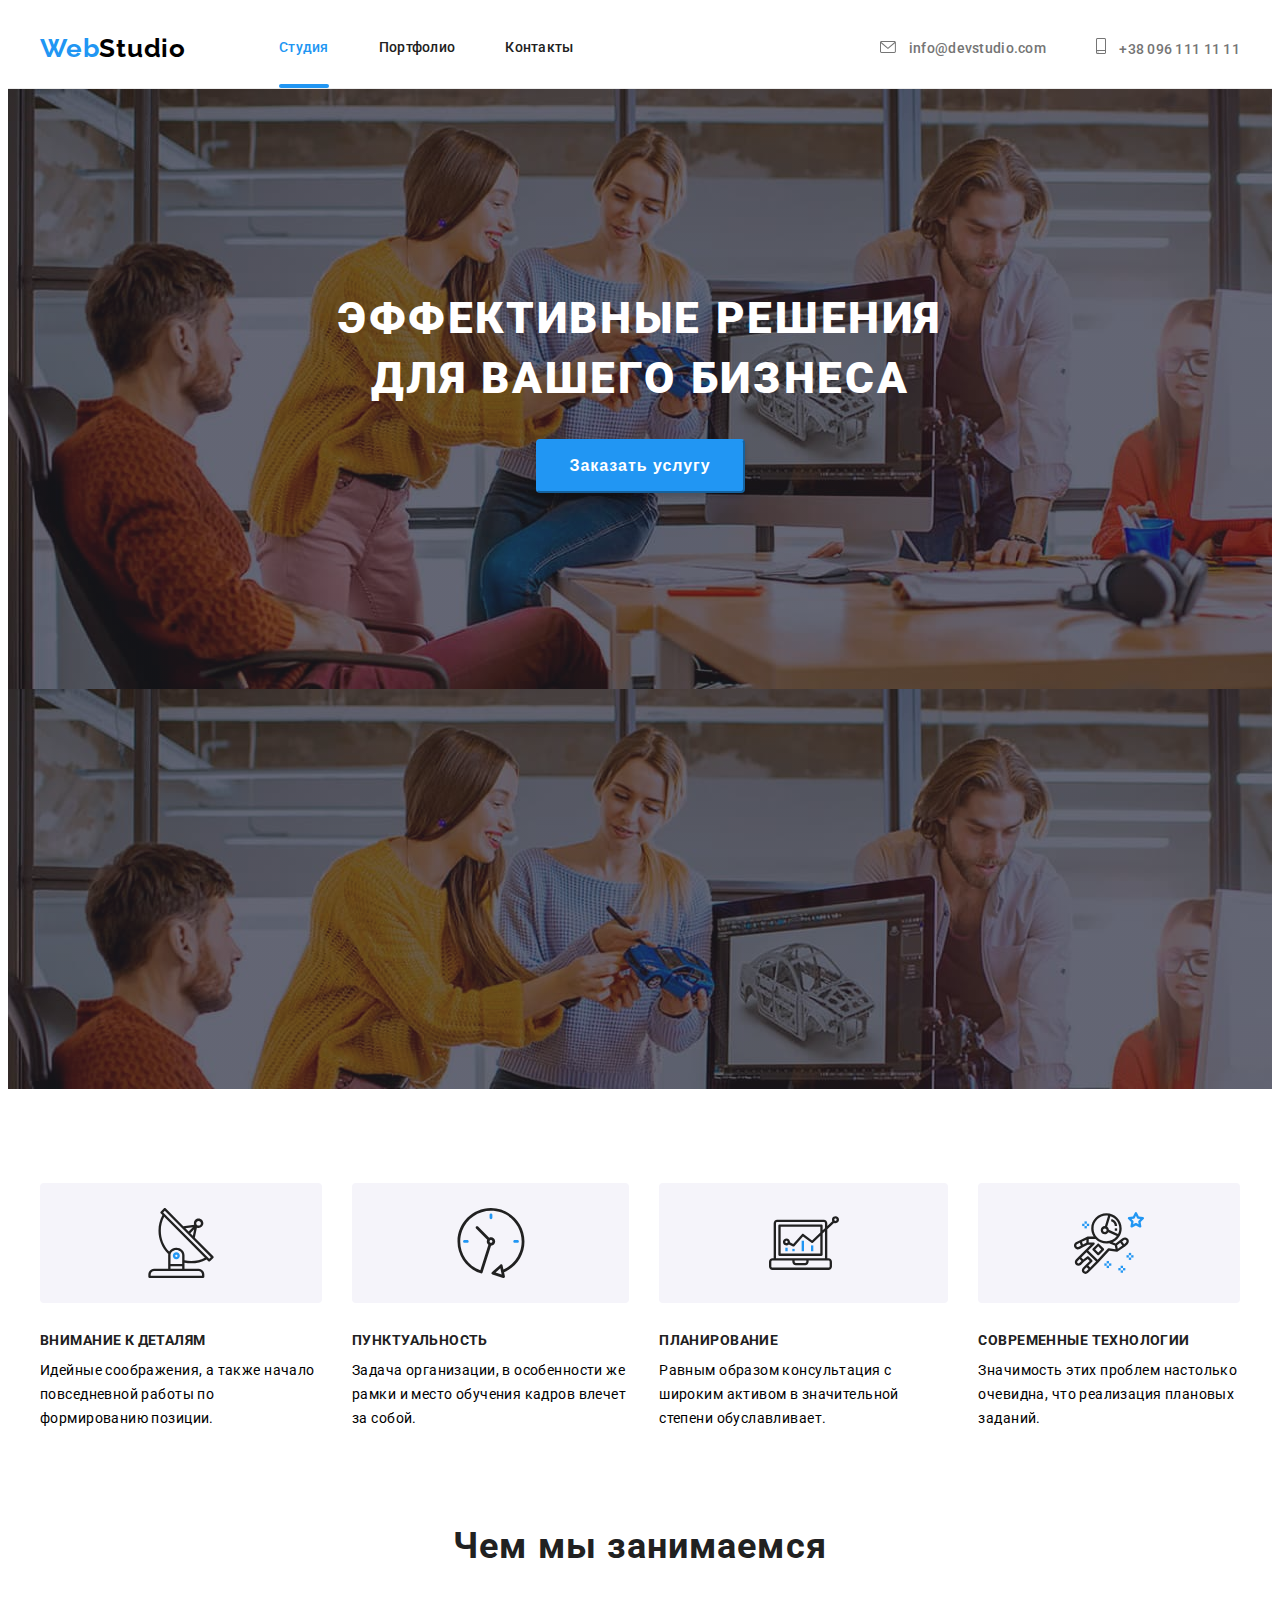
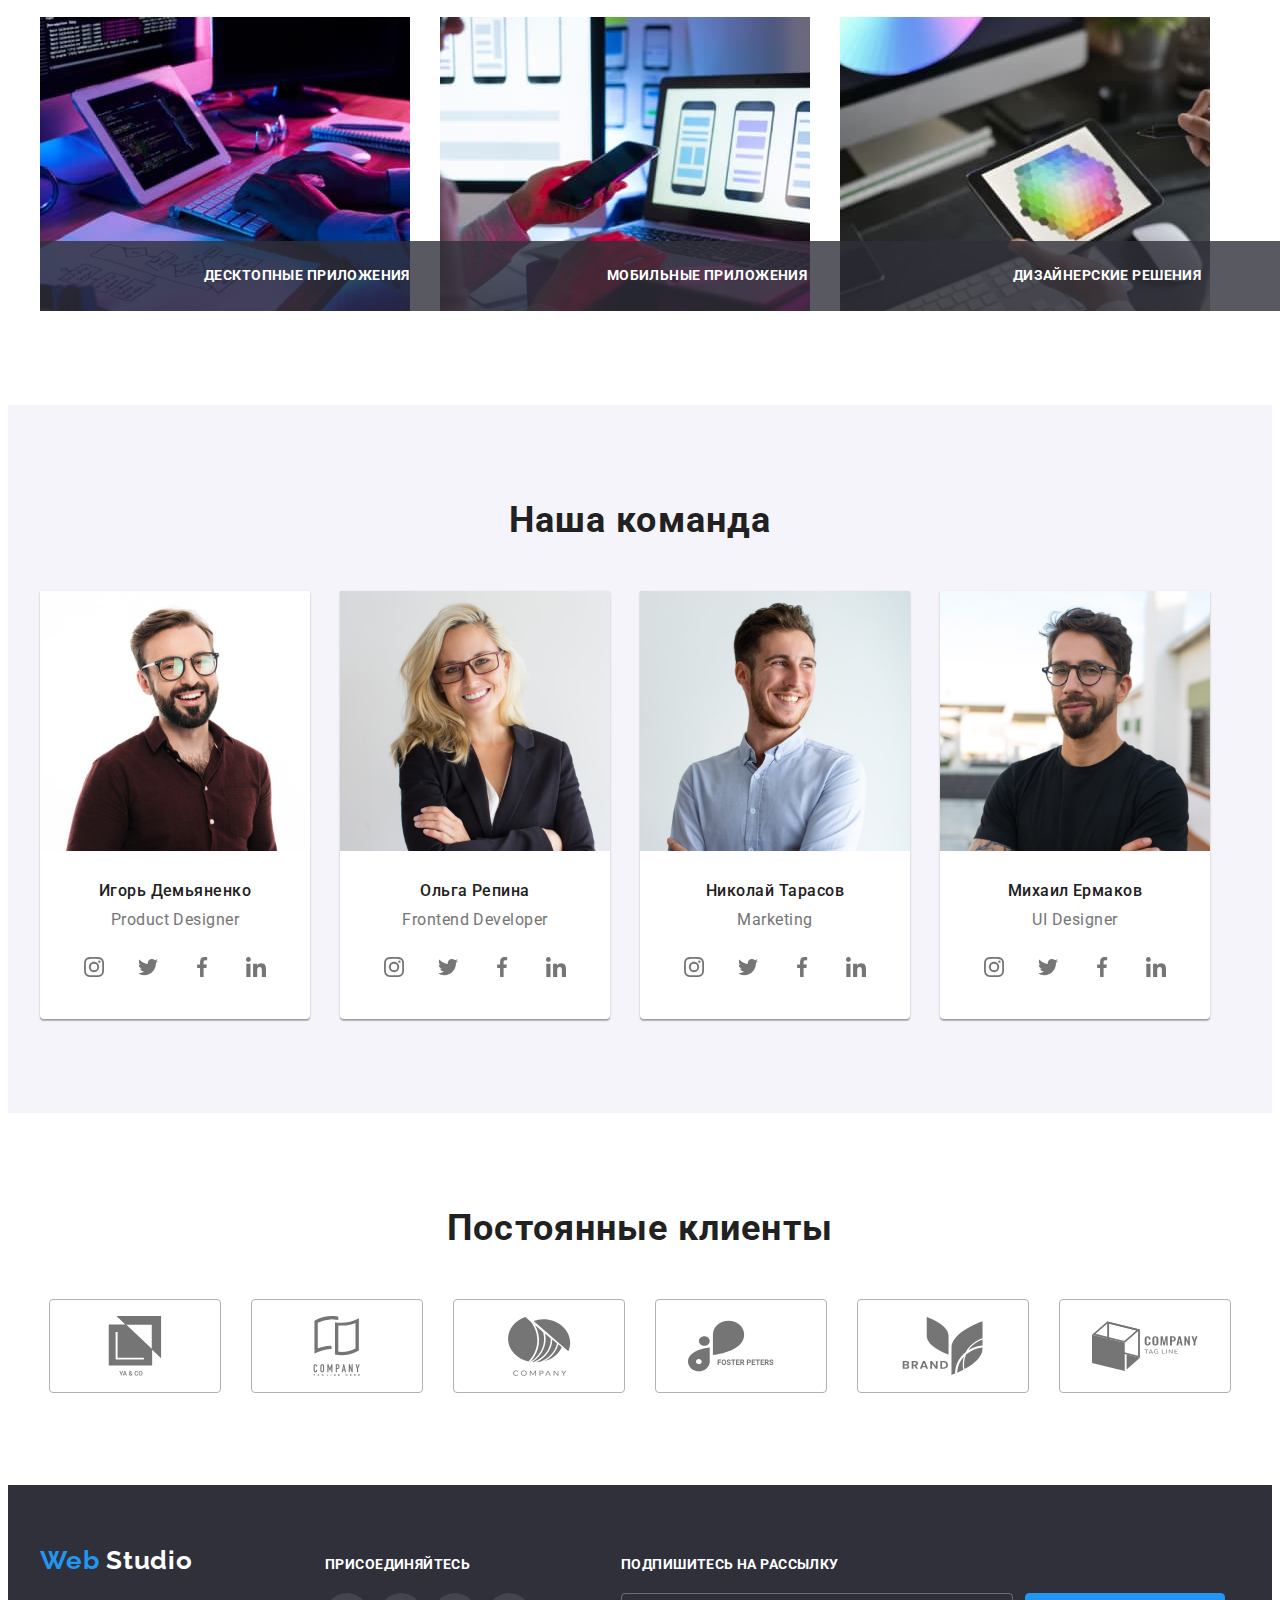
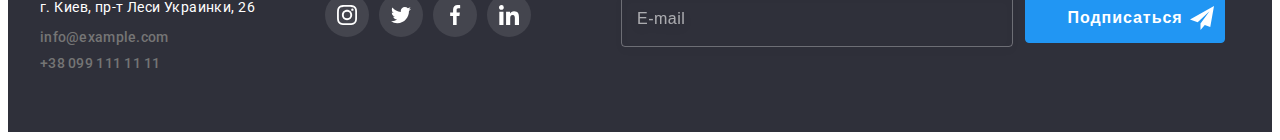
<file: index.html>
<!DOCTYPE html>
<html lang="ru">
  <head>
    <meta charset="UTF-8" />
    <meta http-equiv="X-UA-Compatible" content="IE=edge" />
    <meta name="viewport" content="width=device-width, initial-scale=1.0" />
    <title>Web Studio</title>
    <!--Modern-normalize-->
    <link
      rel="stylesheet"
      href="https://cdnjs.cloudflare.com/ajax/libs/modern-normalize/1.1.0/modern-normalize.min.css"
      integrity="sha512-wpPYUAdjBVSE4KJnH1VR1HeZfpl1ub8YT/NKx4PuQ5NmX2tKuGu6U/JRp5y+Y8XG2tV+wKQpNHVUX03MfMFn9Q=="
      crossorigin="anonymous"
      referrerpolicy="no-referrer"
    />
    <!--Подключение стилей-->
    <link rel="stylesheet" href="./css/styles.css" />
    <!--Подключение шрифтов-->
    <link rel="preconnect" href="https://fonts.googleapis.com" />
    <link rel="preconnect" href="https://fonts.gstatic.com" crossorigin />
    <link
      href="https://fonts.googleapis.com/css2?family=Montserrat:wght@400;700&family=Raleway:wght@700&family=Roboto:wght@400;500;700;900&display=swap"
      rel="stylesheet"
    />
  </head>

  <body data-body>
    <!--Шапка сайта-->
    <header class="header">
      <div class="header-container container">
        <nav class="header-container nav">
          <a class="header-list logo link" href="./index.html">
            <span class="accent">Web</span>Studio</a
          >
          <ul class="header-list list">
            <li class="list-item">
              <a class="nav-link link current" href="./index.html">Студия</a>
            </li>
            <li class="list-item">
              <a class="nav-link link" href="./portfolio.html">Портфолио</a>
            </li>
            <li class="list-item">
              <a class="nav-link link" href="">Контакты</a>
            </li>
          </ul>
        </nav>
        <ul class="header-list list">
          <li>
            <a class="header-link group-contact link" href="mailto:info@devstudio.com">
              <svg class="contact-icon" width="16" height="12">
                <use href="./images/icons.svg#icon-envelope"></use>
              </svg>
              info@devstudio.com
            </a>
          </li>
          <li>
            <a class="group-contact link" href="tel:+380961111111">
              <svg class="contact-icon" width="10" height="16">
                <use href="./images/icons.svg#icon-smartphone"></use>
              </svg>
              +38 096 111 11 11</a
            >
          </li>
        </ul>
      </div>
    </header>

    <!--Блок универсального контента на сайте-->
    <main>
      <!--Герой-->
      <section class="hero">
        <h1 class="hero-title">Эффективные решения для вашего бизнеса</h1>
        <button class="button" type="button" data-modal-open>Заказать услугу</button>
      </section>

      <!-- Модальное окно -->
      <div class="backdrop is-hidden" data-modal>
        <div class="modal">
          <button class="modal-close-btn" type="button" data-modal-close>
            <svg width="18" height="18">
              <use href="./images/icons.svg#icon-close-btn"></use>
            </svg>
          </button>

          <form class="register-form">
            <strong class="title-form">Оставьте свои данные, мы вам перезвоним</strong>

            <label class="form-list">
              <span class="form-span">Имя</span>
              <input class="form-input" type="text" name="user-name" placeholder="" />
              <svg class="form-icon" width="18" height="18">
                <use href="./images/icons.svg#icon-person-black"></use>
              </svg>
            </label>

            <label class="form-list">
              <span  class="form-span">Телефон</span>
              <input   class="form-input" type="tel" name="phone_number"  placeholder="" />
              <svg  class="form-icon" width="18" height="18">
                <use href="./images/icons.svg#icon-phone-black"></use>
              </svg>
            </label>

            <label class="form-list">
              <span  class="form-span">Почта</span>
              <input  class="form-input" type="email" name="email" placeholder=""  />
              <svg  class="form-icon" width="18" height="18">
                <use href="./images/icons.svg#icon-email-black"></use>
              </svg>
            </label>

            <label class="form-list">
              <span class="form-span">Комментарий</span>
              <textarea class="form-textarea"  name="comment" placeholder="Введите текст"></textarea>
            </label>

            
            <label class="form-checkbox">
              <input class="form-checkbox-input visually-hidden" type="checkbox" name="user-agreement" >
               <span class="form-checkbox-castom-checkbox"> 
                <svg  class="form-checkbox-icon" width="11"  height="8">
                  <use href="./images/icons.svg#icon-icon-check"></use>
                </svg>
              </span>
              
              <span class="form-checkbox-agreement">Соглашаюсь с рассылкой и принимаю </span> 
              <a class="form-link"  href="" target="_blank" >Условия договора</a>
              </label>

            <button  class="footer-form-btn" type="submit">Отправить</button>
            
          </form>
        </div>
      </div>

      <!--Особенности-->
      <section class="about">
        <div class="container">
          <h2 class="about-title visually-hidden">Особенности</h2>

          <ul class="about-list list">
            <li class="about-item">
              <div class="about-box">
                <svg class="about-icon" width="70" height="70">
                  <use href="./images/icons.svg#icon-antenna-1"></use>
                </svg>
              </div>

              <h3 class="about-title">Внимание к деталям</h3>
              <p class="about-text">
                Идейные соображения, а также начало повседневной работы по формированию позиции.
              </p>
            </li>

            <li class="about-item">
              <div class="about-box">
                <svg class="about-icon" width="70" height="70">
                  <use href="./images/icons.svg#icon-clock-1"></use>
                </svg>
              </div>
              <h3 class="about-title">Пунктуальность</h3>
              <p class="about-text">
                Задача организации, в особенности же рамки и место обучения кадров влечет за собой.
              </p>
            </li>
            <li class="about-item">
              <div class="about-box">
                <svg class="about-icon" width="70" height="70">
                  <use href="./images/icons.svg#icon-diagram-1"></use>
                </svg>
              </div>
              <h3 class="about-title">Планирование</h3>
              <p class="about-text">
                Равным образом консультация с широким активом в значительной степени обуславливает.
              </p>
            </li>
            <li class="about-item">
              <div class="about-box">
                <svg class="about-icon" width="70" height="70">
                  <use href="./images/icons.svg#icon-astronaut-1"></use>
                </svg>
              </div>
              <h3 class="about-title">Современные технологии</h3>
              <p class="about-text">
                Значимость этих проблем настолько очевидна, что реализация плановых заданий.
              </p>
            </li>
          </ul>
        </div>
      </section>

      <!--Чем мы занимаемся-->
      <section class="work">
        <div class="container">
          <h2 class="work-title">Чем мы занимаемся</h2>

          <ul class="work-list list">
            <li class="work-item img-wrapper">
              <img
                class="img"
                src="./images/img1.jpg"
                alt="Верстка сайтов"
                width="370"
                height="295"
              />
              <p class="desk">ДЕСКТОПНЫЕ ПРИЛОЖЕНИЯ</p>
            </li>

            <li class="work-item img-wrapper">
              <img
                class="img"
                src="./images/img2.jpg"
                alt="Разработка мобильных приложений"
                width="370"
                height="295"
              />
              <p class="desk">МОБИЛЬНЫЕ ПРИЛОЖЕНИЯ</p>
            </li>

            <li class="work-item img-wrapper">
              <img class="img" src="./images/img3.jpg" alt="Веб дизайн" width="370" height="295" />
              <p class="desk">ДИЗАЙНЕРСКИЕ РЕШЕНИЯ</p>
            </li>
          </ul>
        </div>
      </section>

      <!--Наша команда-->
      <section class="team">
        <div class="container">
          <h2 class="team-title">Наша команда</h2>
          <ul class="team-list list">
            <li class="team-item">
              <img
                class="team-img"
                src="./images/photo1.jpg"
                alt="Фото сотрудника"
                width="270"
                height="260"
              />
              <div class="team-content">
                <h3 class="team-name">Игорь Демьяненко</h3>
                <p class="team-position" lang="en">Product Designer</p>
                <ul class="social-icon">
                  <li class="list social-item">
                    <a class="social-link" href="" target="_blank" rel="noopener noreferrer">
                      <svg class="social-media-icon" width="20" height="20">
                        <use href="./images/icons.svg#icon-instagram"></use>
                      </svg>
                    </a>
                  </li>
                  <li class="list social-item">
                    <a class="social-link" href="" target="_blank" rel="noopener noreferrer">
                      <svg class="social-media-icon" width="20" height="20">
                        <use href="./images/icons.svg#icon-twitter"></use>
                      </svg>
                    </a>
                  </li>
                  <li class="list social-item">
                    <a class="social-link" href="" target="_blank" rel="noopener noreferrer">
                      <svg class="social-media-icon" width="20" height="20">
                        <use href="./images/icons.svg#icon-facebook"></use>
                      </svg>
                    </a>
                  </li>
                  <li class="list social-item">
                    <a class="social-link" href="" target="_blank" rel="noopener noreferrer">
                      <svg class="social-media-icon" width="20" height="20">
                        <use href="./images/icons.svg#icon-linkedin"></use>
                      </svg>
                    </a>
                  </li>
                </ul>
              </div>
            </li>
            <li class="team-item">
              <img src="./images/photo2.jpg" alt="Фото сотрудника" width="270" height="260" />
              <div class="team-content">
                <h3 class="team-name">Ольга Репина</h3>
                <p class="team-position" lang="en">Frontend Developer</p>
                <ul class="social-icon">
                  <li class="list social-item">
                    <a class="social-link" href="" target="_blank" rel="noopener noreferrer">
                      <svg class="social-media-icon" width="20" height="20">
                        <use href="./images/icons.svg#icon-instagram"></use>
                      </svg>
                    </a>
                  </li>
                  <li class="list social-item">
                    <a class="social-link" href="" target="_blank" rel="noopener noreferrer">
                      <svg class="social-media-icon" width="20" height="20">
                        <use href="./images/icons.svg#icon-twitter"></use>
                      </svg>
                    </a>
                  </li>
                  <li class="list social-item">
                    <a class="social-link" href="" target="_blank" rel="noopener noreferrer">
                      <svg class="social-media-icon" width="20" height="20">
                        <use href="./images/icons.svg#icon-facebook"></use>
                      </svg>
                    </a>
                  </li>
                  <li class="list social-item">
                    <a class="social-link" href="" target="_blank" rel="noopener noreferrer">
                      <svg class="social-media-icon" width="20" height="20">
                        <use href="./images/icons.svg#icon-linkedin"></use>
                      </svg>
                    </a>
                  </li>
                </ul>
              </div>
            </li>
            <li class="team-item">
              <img src="./images/photo3.jpg" alt="Фото сотрудника" width="270" height="260" />
              <div class="team-content">
                <h3 class="team-name">Николай Тарасов</h3>
                <p class="team-position" lang="en">Marketing</p>
                <ul class="social-icon">
                  <li class="list social-item">
                    <a class="social-link" href="" target="_blank" rel="noopener noreferrer">
                      <svg class="social-media-icon" width="20" height="20">
                        <use href="./images/icons.svg#icon-instagram"></use>
                      </svg>
                    </a>
                  </li>
                  <li class="list social-item">
                    <a class="social-link" href="" target="_blank" rel="noopener noreferrer">
                      <svg class="social-media-icon" width="20" height="20">
                        <use href="./images/icons.svg#icon-twitter"></use>
                      </svg>
                    </a>
                  </li>
                  <li class="list social-item">
                    <a class="social-link" href="" target="_blank" rel="noopener noreferrer">
                      <svg class="social-media-icon" width="20" height="20">
                        <use href="./images/icons.svg#icon-facebook"></use>
                      </svg>
                    </a>
                  </li>
                  <li class="list social-item">
                    <a class="social-link" href="" target="_blank" rel="noopener noreferrer">
                      <svg class="social-media-icon" width="20" height="20">
                        <use href="./images/icons.svg#icon-linkedin"></use>
                      </svg>
                    </a>
                  </li>
                </ul>
              </div>
            </li>
            <li class="team-item">
              <img src="./images/photo4.jpg" alt="Фото сотрудника" width="270" height="260" />
              <div class="team-content">
                <h3 class="team-name">Михаил Ермаков</h3>
                <p class="team-position" lang="en">UI Designer</p>
                <ul class="social-icon">
                  <li class="list social-item">
                    <a class="social-link" href="" target="_blank" rel="noopener noreferrer">
                      <svg class="social-media-icon" width="20" height="20">
                        <use href="./images/icons.svg#icon-instagram"></use>
                      </svg>
                    </a>
                  </li>
                  <li class="list social-item">
                    <a class="social-link" href="" target="_blank" rel="noopener noreferrer">
                      <svg class="social-media-icon" width="20" height="20">
                        <use href="./images/icons.svg#icon-twitter"></use>
                      </svg>
                    </a>
                  </li>
                  <li class="list social-item">
                    <a class="social-link" href="" target="_blank" rel="noopener noreferrer">
                      <svg class="social-media-icon" width="20" height="20">
                        <use href="./images/icons.svg#icon-facebook"></use>
                      </svg>
                    </a>
                  </li>
                  <li class="list social-item">
                    <a class="social-link" href="" target="_blank" rel="noopener noreferrer">
                      <svg class="social-media-icon" width="20" height="20">
                        <use href="./images/icons.svg#icon-linkedin"></use>
                      </svg>
                    </a>
                  </li>
                </ul>
              </div>
            </li>
          </ul>
        </div>
      </section>

      <!-- Постоянные клиенты -->
      <section class="clients">
        <div class="clients-container">
          <h2 class="clients-title">Постоянные клиенты</h2>
          <ul class="client-list">
            <li class="list client-item">
              <a class="client-link" href="">
                <svg class="clients-icon" width="106" height="60">
                  <use href="./images/icons.svg#icon-client1"></use>
                </svg>
              </a>
            </li>
            <li class="list client-item">
              <a class="client-link" href="">
                <svg class="clients-icon" width="106" height="60">
                  <use href="./images/icons.svg#icon-client2"></use>
                </svg>
              </a>
            </li>
            <li class="list client-item">
              <a class="client-link" href="">
                <svg class="clients-icon" width="106" height="60">
                  <use href="./images/icons.svg#icon-client3"></use>
                </svg>
              </a>
            </li>
            <li class="list client-item">
              <a class="client-link" href="">
                <svg class="clients-icon" width="106" height="60">
                  <use href="./images/icons.svg#icon-client4"></use>
                </svg>
              </a>
            </li>
            <li class="list client-item">
              <a class="client-link" href="">
                <svg class="clients-icon" width="106" height="60">
                  <use href="./images/icons.svg#icon-client5"></use>
                </svg>
              </a>
            </li>
            <li class="list client-item">
              <a class="client-link" href="">
                <svg class="clients-icon" width="106" height="60">
                  <use href="./images/icons.svg#icon-client6"></use>
                </svg>
              </a>
            </li>
          </ul>
        </div>
      </section>
    </main>

    <!--Футер-->
    <!-- Адрес -->
    <footer class="footer">
      <div class="footer-container container">
        <div>
          <a class="logo link" href="./index.html">
            <span class="accent">Web</span><span class="accent-white"> Studio</span></a
          >

          <address>
            <ul class="footer-list list">
              <li class="footer-item">
                <a
                  class="address link"
                  href="https://goo.gl/maps/f5p9eJjtkUYFdyTp8"
                  target="_blank"
                  rel="noopener noreferrer"
                >
                  г. Киев, пр-т Леси Украинки, 26</a
                >
              </li>
              <li class="footer-item">
                <a class="group-contact link" href="mailto:info@example.com">info@example.com</a>
              </li>
              <li class="footer-item">
                <a class="group-contact link" href="tel++380991111111">+38 099 111 11 11</a>
              </li>
            </ul>
          </address>
        </div>

        <!-- Социальные сети -->
        <div class="footer-icons">
          <h3 class="footer-social-title">ПРИСОЕДИНЯЙТЕСЬ</h3>
          <ul class="footer-social-list">
            <li class="list">
              <a class="footer-social-link" href="" target="_blank" rel="noopener noreferrer">
                <svg class="footer-icon" width="20" height="20">
                  <use href="./images/icons.svg#icon-instagram"></use>
                </svg>
              </a>
            </li>
            <li class="list">
              <a class="footer-social-link" href="" target="_blank" rel="noopener noreferrer">
                <svg class="footer-icon" width="20" height="20">
                  <use href="./images/icons.svg#icon-twitter"></use>
                </svg>
              </a>
            </li>
            <li class="list">
              <a class="footer-social-link" href="" target="_blank" rel="noopener noreferrer">
                <svg class="footer-icon" width="20" height="20">
                  <use href="./images/icons.svg#icon-facebook"></use>
                </svg>
              </a>
            </li>
            <li class="list">
              <a class="footer-social-link" href="" target="_blank" rel="noopener noreferrer">
                <svg class="footer-icon" width="20" height="20">
                  <use href="./images/icons.svg#icon-linkedin"></use>
                </svg>
              </a>
            </li>
          </ul>
        </div>

        <!-- Подписка -->

        <div class="footer-subscription">
          <h2 class="footer-social-title">ПОДПИШИТЕСЬ НА РАССЫЛКУ</h2>
          <div class="footer-form">
            <form>
              <label>
                <input class="input-subscription" type="email" name="email" placeholder="E-mail" />
              </label>
            </form>
            <button class="footer-btn" type="submit">
              <span>Подписаться</span>
              <svg class="footer-form-icon" width="24" height="24">
                <use href="./images/icons.svg#icon-telegram"></use>
              </svg>
            </button>
          </div>
        </div>
      </div>
    </footer>

    <!-- Скрипт JS -->
    <script src="./js/modal.js"></script>
  </body>
</html>
</file>
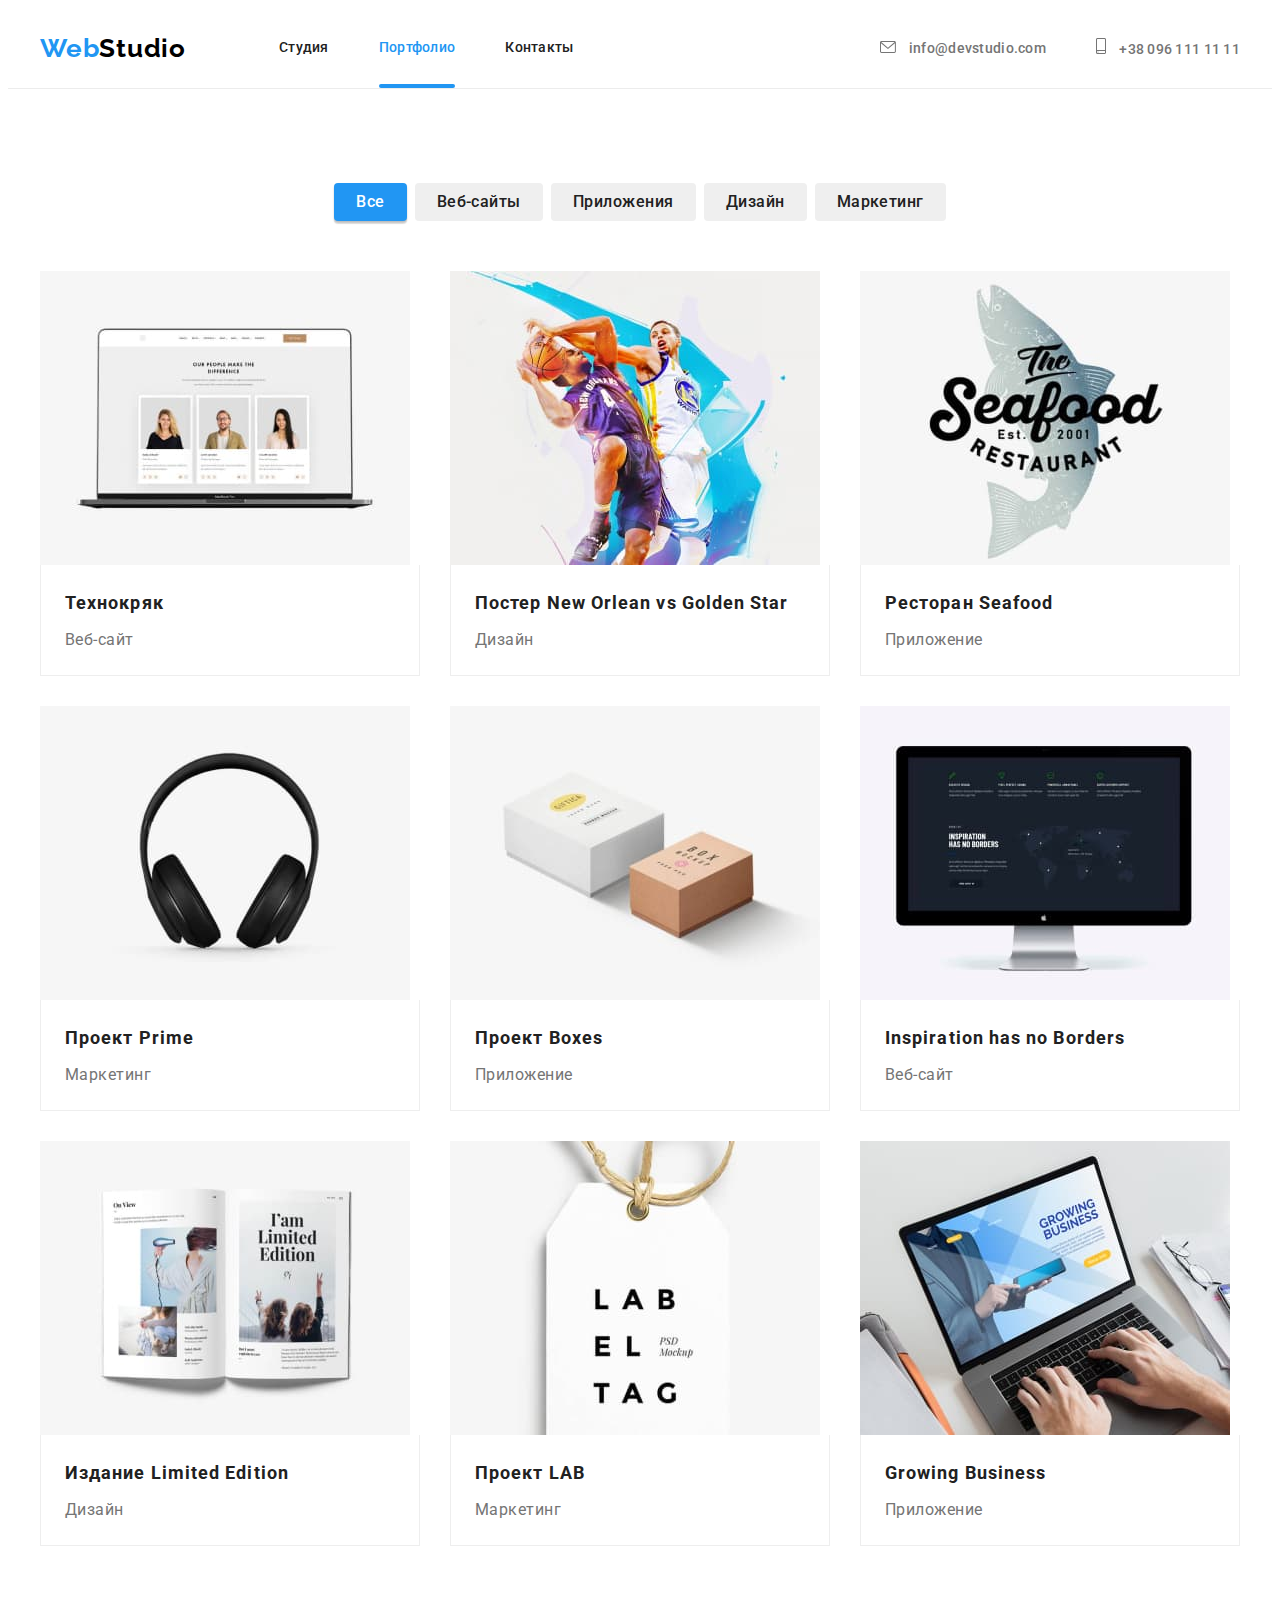
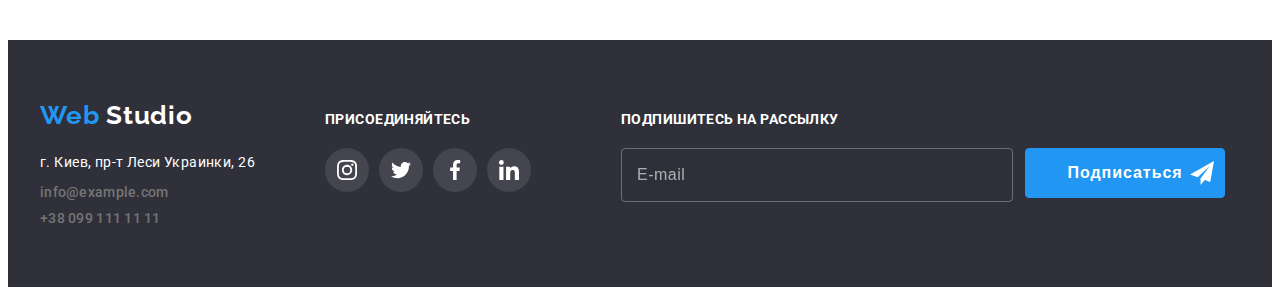
<file: portfolio.html>
<!DOCTYPE html>
<html lang="ru">
  <head>
    <meta charset="UTF-8" />
    <meta http-equiv="X-UA-Compatible" content="IE=edge" />
    <meta name="viewport" content="width=device-width, initial-scale=1.0" />
    <title>Web Studio</title>
    <!--Modern-normalize-->
    <link
      rel="stylesheet"
      href="https://cdnjs.cloudflare.com/ajax/libs/modern-normalize/1.1.0/modern-normalize.min.css"
      integrity="sha512-wpPYUAdjBVSE4KJnH1VR1HeZfpl1ub8YT/NKx4PuQ5NmX2tKuGu6U/JRp5y+Y8XG2tV+wKQpNHVUX03MfMFn9Q=="
      crossorigin="anonymous"
      referrerpolicy="no-referrer"
    />
    <!--Подключение стилей-->
    <link rel="stylesheet" href="./css/styles.css" />
    <!--Подключение шрифтов-->
    <link rel="preconnect" href="https://fonts.googleapis.com" />
    <link rel="preconnect" href="https://fonts.gstatic.com" crossorigin />
    <link
      href="https://fonts.googleapis.com/css2?family=Montserrat:wght@400;700&family=Raleway:wght@700&family=Roboto:wght@400;500;700;900&display=swap"
      rel="stylesheet"
    />
  </head>

  <body>
    <!--Шапка сайта-->
    <header class="header">
      <div class="header-container container">
        <nav class="header-container nav">
          <a class="header-list logo link" href="./index.html">
            <span class="accent">Web</span>Studio</a
          >
          <ul class="header-list list">
            <li class="list-item">
              <a class="nav-link link" href="./index.html">Студия</a>
            </li>
            <li class="list-item">
              <a class="nav-link link current" href="./portfolio.html">Портфолио</a>
            </li>
            <li class="list-item">
              <a class="nav-link link" href="">Контакты</a>
            </li>
          </ul>
        </nav>
        <ul class="header-list list">
          <li>
            <a class="header-link group-contact link" href="mailto:info@devstudio.com">
              <svg class="contact-icon" width="16" height="12">
                <use href="./images/icons.svg#icon-envelope"></use>
              </svg>
              info@devstudio.com
            </a>
          </li>
          <li>
            <a class="group-contact link" href="tel:+380961111111">
              <svg class="contact-icon" width="10" height="16">
                <use href="./images/icons.svg#icon-smartphone"></use>
              </svg>
              +38 096 111 11 11</a
            >
          </li>
        </ul>
      </div>
    </header>

    <!--<Блок универсального контента на сайте-->
    <main>
      <!--Проекты-->
      <section class="project">
        <div class="container">
          <h1 class="visually-hidden">Проекты</h1>
          <ul class="portfolio-list list">
            <li class="portfolio-item">
              <button class="button-list current-button" type="button">Все</button>
            </li>
            <li class="portfolio-item">
              <button class="button-list" type="button">Веб-сайты</button>
            </li>
            <li class="portfolio-item">
              <button class="button-list" type="button">Приложения</button>
            </li>
            <li class="portfolio-item">
              <button class="button-list" type="button">Дизайн</button>
            </li>
            <li class="portfolio-item">
              <button class="button-list" type="button">Маркетинг</button>
            </li>
          </ul>

          <ul class="card-set list">
            <li class="card-item">
              <a class="link" href="">
                <img
                  src="./images/project1.jpg"
                  alt="Страница веб-сайта"
                  width="370"
                  height="295"
                />
                <div class="portfolio-overlay">
                  <p class="portfolio-desk">
                    Ресурс предлагает комплексные предложения с разным уровнем функционала и сервисов. Все это позволит посетителю получить
                    исчерпывающие сведения о компании или частном лице.
                  </p>
                </div>
                <div class="project-container">
                  <h2 class="project-name">Технокряк</h2>
                  <p class="project-type">Веб-сайт</p>
                </div>
              </a>
            </li>

            <li class="card-item">
              <a class="link" href="">
                <img src="./images/project2.jpg" alt="Баскетболисты" width="370" height="295" />
                <div class="portfolio-overlay">
                  <p class="portfolio-desk">
                    Ресурс предлагает комплексные предложения с разным уровнем функционала и сервисов. Все это позволит посетителю
                    получить
                    исчерпывающие сведения о компании или частном лице.
                  </p>
                </div>
                <div class="project-container">
                  <h2 class="project-name">Постер New Orlean vs Golden Star</h2>
                  <p class="project-type">Дизайн</p>
                </div>
              </a>
            </li>

            <li class="card-item">
              <a class="link" href="">
                <img src="./images/project3.jpg" alt="Логотип ресторана" width="370" height="295" />
                <div class="portfolio-overlay">
                  <p class="portfolio-desk">
                    Ресурс предлагает комплексные предложения с разным уровнем функционала и сервисов. Все это позволит посетителю
                    получить
                    исчерпывающие сведения о компании или частном лице.
                  </p>
                </div>
                <div class="project-container">
                  <h2 class="project-name">Ресторан Seafood</h2>
                  <p class="project-type">Приложение</p>
                </div>
              </a>
            </li>

            <li class="card-item">
              <a class="link" href="">
                <img src="./images/project4.jpg" alt="Наушники" width="370" height="295" />
                <div class="portfolio-overlay">
                  <p class="portfolio-desk">
                    Ресурс предлагает комплексные предложения с разным уровнем функционала и сервисов. Все это позволит посетителю
                    получить
                    исчерпывающие сведения о компании или частном лице.
                  </p>
                </div>
                <div class="project-container">
                  <h2 class="project-name">Проект Prime</h2>
                  <p class="project-type">Маркетинг</p>
                </div>
              </a>
            </li>

            <li class="card-item">
              <a class="link" href="">
                <img src="./images/project5.jpg" alt="Коробки" width="370" height="295" />
                <div class="portfolio-overlay">
                  <p class="portfolio-desk">
                    Ресурс предлагает комплексные предложения с разным уровнем функционала и сервисов. Все это позволит посетителю
                    получить
                    исчерпывающие сведения о компании или частном лице.
                  </p>
                </div>
                <div class="project-container">
                  <h2 class="project-name">Проект Boxes</h2>
                  <p class="project-type">Приложение</p>
                </div>
              </a>
            </li>

            <li class="card-item">
              <a class="link" href="">
                <img
                  src="./images/project6.jpg"
                  alt="Страница веб-сайта"
                  width="370"
                  height="295"
                />
                <div class="portfolio-overlay">
                  <p class="portfolio-desk">
                    Ресурс предлагает комплексные предложения с разным уровнем функционала и сервисов. Все это позволит посетителю
                    получить
                    исчерпывающие сведения о компании или частном лице.
                  </p>
                </div>
                <div class="project-container">
                  <h2 class="project-name">Inspiration has no Borders</h2>
                  <p class="project-type">Веб-сайт</p>
                </div>
              </a>
            </li>

            <li class="card-item">
              <a class="link" href="">
                <img
                  src="./images/project7.jpg"
                  alt="Разворот страниц журнала"
                  width="370"
                  height="295"  />
                  <div class="portfolio-overlay">
                  <p class="portfolio-desk">
                    Ресурс предлагает комплексные предложения с разным уровнем функционала и сервисов. Все это позволит посетителю получить
                    исчерпывающие сведения о компании или частном лице.
                  </p>
                </div>
              
                <div class="project-container">
                  <h2 class="project-name">Издание Limited Edition</h2>
                  <p class="project-type">Дизайн</p>
                </div>
              </a>
            </li>

            <li class="card-item">
              <a class="link" href="">
                <img class="card-img" src="./images/project8.jpg" alt="Бирка с логотипом" width="370" height="295" />
              <div class="portfolio-overlay">
                <p class="portfolio-desk">
                  Ресурс предлагает комплексные предложения с разным уровнем функционала и сервисов. Все это позволит посетителю
                  получить
                  исчерпывающие сведения о компании или частном лице.
                </p>
              </div>
                <div class="project-container">
                  <h2 class="project-name">Проект LAB</h2>
                  <p class="project-type">Маркетинг</p>
                </div>
              </a>
            </li>

            <li class="card-item">
              <a class="link" href="">
                <img
                  src="./images/project9.jpg"
                  alt="Эффективная работа"
                  width="370"
                  height="295"
                />
              <div class="portfolio-overlay">
                <p class="portfolio-desk">
                  Ресурс предлагает комплексные предложения с разным уровнем функционала и сервисов. Все это позволит посетителю
                  получить
                  исчерпывающие сведения о компании или частном лице.
                </p>
              </div>
                <div class="project-container">
                  <h2 class="project-name">Growing Business</h2>
                  <p class="project-type">Приложение</p>
                </div>
              </a>
            </li>
          </ul>
        </div>
      </section>
    </main>

<!--Футер-->
<!-- Адрес -->
<footer class="footer">
  <div class="footer-container container">
    <div>
      <a class="logo link" href="./index.html">
        <span class="accent">Web</span><span class="accent-white"> Studio</span></a>

      <address>
        <ul class="footer-list list">
          <li class="footer-item">
            <a class="address link" href="https://goo.gl/maps/f5p9eJjtkUYFdyTp8" target="_blank"
              rel="noopener noreferrer">
              г. Киев, пр-т Леси Украинки, 26</a>
          </li>
          <li class="footer-item">
            <a class="group-contact link" href="mailto:info@example.com">info@example.com</a>
          </li>
          <li class="footer-item">
            <a class="group-contact link" href="tel++380991111111">+38 099 111 11 11</a>
          </li>
        </ul>
      </address>
    </div>

    <!-- Социальные сети -->
    <div class="footer-icons">
      <h3 class="footer-social-title">ПРИСОЕДИНЯЙТЕСЬ</h3>
      <ul class="footer-social-list">
        <li class="list">
          <a class="footer-social-link" href="" target="_blank" rel="noopener noreferrer">
            <svg class="footer-icon" width="20" height="20">
              <use href="./images/icons.svg#icon-instagram"></use>
            </svg>
          </a>
        </li>
        <li class="list">
          <a class="footer-social-link" href="" target="_blank" rel="noopener noreferrer">
            <svg class="footer-icon" width="20" height="20">
              <use href="./images/icons.svg#icon-twitter"></use>
            </svg>
          </a>
        </li>
        <li class="list">
          <a class="footer-social-link" href="" target="_blank" rel="noopener noreferrer">
            <svg class="footer-icon" width="20" height="20">
              <use href="./images/icons.svg#icon-facebook"></use>
            </svg>
          </a>
        </li>
        <li class="list">
          <a class="footer-social-link" href="" target="_blank" rel="noopener noreferrer">
            <svg class="footer-icon" width="20" height="20">
              <use href="./images/icons.svg#icon-linkedin"></use>
            </svg>
          </a>
        </li>
      </ul>
    </div>

    <!-- Подписка -->

    <div class="footer-subscription">
      <h2 class="footer-social-title">ПОДПИШИТЕСЬ НА РАССЫЛКУ</h2>
      <div class="footer-form">
        <form>
          <label>
            <input class="input-subscription" type="email" name="email" placeholder="E-mail" />
          </label>
        </form>
        <button class="footer-btn" type="submit">
          <span>Подписаться</span>
          <svg class="footer-form-icon" width="24" height="24">
            <use href="./images/icons.svg#icon-telegram"></use>
          </svg>
        </button>
      </div>
    </div>
  </div>
</footer>
  </body>
</html>
</file>
<file: css/styles.css>
:root {
  /* Цвет текста */
  --basic-txt-color: #212121;
  --accent-txt-color: #2196f3;
  --secondary-txt-color: #ffffff;
  --paragraph-txt-color: #757575;
  --button-txt-color: #188ce8;
  --logo-color: #000000;

  /* Цвет фона */
  --bg-color: #2f303a;
  --secondary-bg-color: #f5f4fa;

  /* Сетка */
  --card-set-gap: 15px;
}

body {
  font-family: 'Roboto', 'Raleway', sans-serif;
  font-size: 14px;
}

/* Сбрасывание стилей */
h1,
h2,
h3,
h4,
p {
  margin: 0;
}

img {
  display: block;
  max-width: 100%;
  height: auto;
}

.container {
  width: 1200px;
  padding-left: 15px;
  padding-right: 15px;
  margin-left: auto;
  margin-right: auto;
}

.visually-hidden {
  position: absolute;
  width: 1px;
  height: 1px;
  margin: -1px;
  border: 0;
  padding: 0;
  white-space: nowrap;
  clip-path: inset(100%);
  clip: rect(0 0 0 0);
  overflow: hidden;
}

.no-scroll {
  overflow: hidden;
}

/* Подчеркивание ссылок и маркеры */

.link {
  text-decoration: none;
}

.list {
  list-style: none;
  margin: 0;
  padding: 0;
}

/* Логотип */

.logo {
  margin-right: 93px;
  font-family: 'Raleway', sans-serif;
  font-weight: 700;
  font-size: 26px;
  line-height: 1.19;
  letter-spacing: 0.03em;
  color: var(--logo-color);
}

.accent {
  color: var(--accent-txt-color);
}

/* Шапка  */
.header {
  border-bottom: 1px solid #ececec;
}

.header-container {
  display: flex;
}

.header-list {
  display: flex;
  align-items: center;
  margin-left: auto;
}

.list-item:not(:last-child) {
  margin-right: 50px;
}

.nav-link {
  padding-top: 32px;
  padding-bottom: 32px;
  display: block;
  font-weight: 500;
  font-size: 14px;
  line-height: 1.14;
  letter-spacing: 0.02em;
  color: var(--basic-txt-color);

  transition-property: color;
  transition-duration: 250ms;
  transition-timing-function: cubic-bezier(0.4, 0, 0.2, 1);
}

.nav-link:hover,
.nav-link:focus {
  color: var(--accent-txt-color);
}

.list-item {
  position: relative;
}
.current {
  color: var(--accent-txt-color);
}

.current::after {
  content: '';

  position: absolute;
  bottom: 0;
  left: 0;

  width: 100%;
  height: 4px;
  display: inline-block;

  background-color: var(--accent-txt-color);
  border-radius: 2px;
}

.group-contact {
  font-weight: 500;
  font-size: 14px;
  line-height: 1.14;
  letter-spacing: 0.02em;
  color: var(--paragraph-txt-color);
  font-style: normal;
  padding-top: 32px;
  padding-bottom: 32px;

  transition-property: color;
  transition-duration: 250ms;
  transition-timing-function: cubic-bezier(0.4, 0, 0.2, 1);
}

.group-contact:hover,
.group-contact:focus {
  color: var(--accent-txt-color);
}

.group-contact:hover .contact-icon,
.group-contact:focus .contact-icon {
  fill: var(--accent-txt-color);
}

.header-link {
  margin-right: 50px;
}

.contact-icon {
  fill: var(--paragraph-txt-color);
  margin-right: 10px;
}

/* Блок основного контента */

/* Герой */

.hero {
  max-width: 1600px;
  height: 600px;
  margin-left: auto;
  margin-right: auto;
  background-color: var(--bg-color);
  padding-top: 200px;
  padding-bottom: 200px;
  background-image: linear-gradient(to right, rgba(47, 48, 58, 0.4), rgba(47, 48, 58, 0.4)),
    url(../images/overlay.jpg);
}

.hero-title {
  margin-bottom: 30px;
  margin-left: auto;
  margin-right: auto;
  width: 696px;
  font-weight: 900;
  font-size: 44px;
  line-height: 1.36;
  text-align: center;
  letter-spacing: 0.06em;
  text-transform: uppercase;
  color: var(--secondary-txt-color);
}

.button {
  margin-left: auto;
  margin-right: auto;
  font-weight: 700;
  font-size: 16px;
  line-height: 1.88;
  display: flex;
  padding: 10px 32px;
  letter-spacing: 0.06em;
  color: var(--secondary-txt-color);
  background-color: var(--accent-txt-color);
  cursor: pointer;
  border-radius: 4px;
  box-shadow: 0px 4px 4px rgba(0, 0, 0, 0.15);
  border-color: var(--accent-txt-color);

  transition-property: background-color;
  transition-duration: 250ms;
  transition-timing-function: cubic-bezier(0.4, 0, 0.2, 1);
}

.button:hover,
.button:focus {
  background-color: var(--button-txt-color);
}

/* Модальное окно */

.backdrop {
  position: fixed;
  top: 0;
  left: 0;
  z-index: 1000;
  width: 100%;
  height: 100%;
  background: rgba(0, 0, 0, 0.2);

  opacity: 1;
  visibility: visible;
  pointer-events: initial;

  transition-property: opacity, visibility;
  transition-duration: 250ms;
  transition-timing-function: cubic-bezier(0.4, 0, 0.2, 1);
}

.backdrop.is-hidden {
  opacity: 0;
  visibility: hidden;
  pointer-events: none;
}

.modal {
  position: absolute;
  top: 50%;
  left: 50%;
  transform: translate(-50%, -50%);

  width: 528px;
  height: 581px;
  padding: 40px;
  background-color: #ffffff;
  box-shadow: 0px 1px 3px rgba(0, 0, 0, 0.12), 0px 1px 1px rgba(0, 0, 0, 0.14),
    0px 2px 1px rgba(0, 0, 0, 0.2);
  border-radius: 4px;
}

.modal-close-btn {
  position: absolute;
  top: 0;
  right: 0;
  display: flex;
  align-items: center;
  justify-content: center;

  width: 30px;
  height: 30px;
  padding: 0;
  transform: translate(-30%, 30%);
  border-radius: 50%;
  border: 1px solid rgba(0, 0, 0, 0.1);
  background: white;
  cursor: pointer;
}

.modal-close-btn:hover,
.modal-close-btn:focus {
  fill: var(--accent-txt-color);
}

/* Оформление модального окна */

.title-form {
  width: 100%;
  font-weight: 700;
  font-size: 20px;
  line-height: 23px;
  text-align: center;
  letter-spacing: 0.03em;
  margin-bottom: 12px;

  color: #212121;
}

.form-input {
  display: block;
  width: 450px;
  height: 40px;
  padding-left: 45px;
  padding-right: 15px;
  padding-top: 0;
  padding-bottom: 0;
  margin-bottom: 10px;

  border: 1px solid rgba(33, 33, 33, 0.2);
  border-radius: 4px;

  transition-property: border;
  transition-duration: 250ms;
  transition-timing-function: cubic-bezier(0.4, 0, 0.2, 1);
}

.form-textarea {
  padding-left: 16px;
  padding-right: 16px;
  padding-bottom: 12px;
  padding-top: 12px;

  display: block;
  width: 450px;
  height: 120px;
  margin-bottom: 20px;
  border: 1px solid rgba(33, 33, 33, 0.2);
  border-radius: 4px;
  resize: none;

  transition-property: border;
  transition-duration: 250ms;
  transition-timing-function: cubic-bezier(0.4, 0, 0.2, 1);
}

.register-form {
  display: flex;
  flex-direction: column;
}

.form-checkbox-castom-checkbox {
  display: inline-flex;
  align-items: center;
  justify-content: center;
  width: 16px;
  height: 15px;

  margin-left: 10px;
  margin-right: 10px;
  border: 2px solid #000000;
  border-radius: 3px;

  transition-property: background-color, border-color;
  transition-duration: 250ms;
  transition-timing-function: cubic-bezier(0.4, 0, 0.2, 1);
}

.form-checkbox-agreement {
  display: inline-block;
  letter-spacing: 0.03em;

  margin-bottom: 30px;
  color: #757575;
}

.form-link {
  color: var(--accent-txt-color);
  letter-spacing: 0.03em;
}

.form-checkbox-input:checked + .form-checkbox-castom-checkbox {
  background-color: var(--accent-txt-color);
  border-color: var(--accent-txt-color);
}
.footer-form-btn {
  width: 200px;
  height: 50px;
  margin-left: auto;
  margin-right: auto;
  padding: 0;
  background: #2196f3;
  box-shadow: 0px 4px 4px rgba(0, 0, 0, 0.15);
  border-radius: 4px;
  border-color: #2196f3;

  font-weight: 700;
  font-size: 16px;
  line-height: 1.88;

  text-align: center;
  letter-spacing: 0.06em;

  color: white;
  cursor: pointer;
}

.form-list {
  position: relative;
}

.form-icon {
  position: absolute;
  top: 6%;
  left: 3%;
  transform: translateY(150%);

  transition-property: fill;
  transition-duration: 250ms;
  transition-timing-function: cubic-bezier(0.4, 0, 0.2, 1);
}

.form-span {
  display: inline-block;
  font-weight: 400;
  font-size: 12px;
  line-height: 1.17;

  letter-spacing: 0.01em;
  color: #757575;

  margin-bottom: 5px;
}
.form-trxtarea:placeholder {
  font-weight: 400;
  font-size: 12px;
  line-height: 1.17;
  letter-spacing: 0.01em;
  color: rgba(117, 117, 117, 0.5);
}

.form-textarea .form-checkbox {
  margin-right: auto;
  margin-left: auto;
}

.form-input:focus,
.form-textarea:focus {
  outline: transparent;

  border: 1px solid #2196f3;
  border-radius: 4px;
}

.form-input:focus ~ .form-icon {
  fill: var(--accent-txt-color);
}

/* .form-checkbox-icon {
  margin-right: 10px;
} */
/* Особнности  */

.about {
  padding-top: 94px;
}

.about-list {
  display: flex;
}

.about-item {
  margin-right: 30px;
}
.about-item:last-child {
  margin-right: 0;
}

.about-title {
  margin-bottom: 10px;
  font-weight: 700;
  font-size: 14px;
  line-height: 1.14;
  letter-spacing: 0.03em;
  text-transform: uppercase;
  color: var(--basic-txt-color);
}

.about-text {
  font-weight: 400;
  font-size: 14px;
  line-height: 1.71;
  letter-spacing: 0.03em;
  color: var(--icon-color);
}

.about-box {
  display: flex;
  align-items: center;
  justify-content: center;
  border-radius: 4px;
  background-color: #f5f4fa;
  margin-bottom: 30px;
  height: 120px;
}

/* Чем мы занимаемся */

.work {
  padding: 94px 0px;
}

.work-title {
  font-weight: 700;
  font-size: 36px;
  line-height: 1.17;
  letter-spacing: 0.03em;
  color: var(--basic-txt-color);
  text-align: center;
  margin-bottom: 50px;
}

.work-list {
  display: flex;
}

.work-item {
  margin-right: 30px;
}
.work-item:last-child {
  margin-right: 0;
}

.img-wrapper {
  position: relative;
}

.desk {
  padding: 27px 82px;

  font-weight: 700;
  font-size: 14px;
  line-height: 1.14;
  text-align: center;
  letter-spacing: 0.03em;
  text-transform: uppercase;
  color: #ffffff;

  background: rgba(47, 48, 58, 0.8);
  width: 370px;

  position: absolute;
  bottom: 0;
  left: 0;
}
/* Наша команда */

.team {
  padding: 94px 0;
}

.team-list {
  display: flex;
}

.team-item {
  margin-right: 30px;
  box-shadow: 0px 1px 3px rgba(0, 0, 0, 0.12), 0px 1px 1px rgba(0, 0, 0, 0.14),
    0px 2px 1px rgba(0, 0, 0, 0.2);
  border-radius: 0px 0px 4px 4px;
  background-color: var(--secondary-txt-color);
}

.team-item:last-child {
  margin-right: 0;
}

.team {
  background-color: var(--secondary-bg-color);
}

.team-title {
  font-weight: 700;
  font-size: 36px;
  line-height: 1.17;
  letter-spacing: 0.03em;
  color: var(--basic-txt-color);
  text-align: center;
  margin-bottom: 50px;
}

.team-name {
  margin-bottom: 10px;
  font-weight: 500;
  font-size: 16px;
  line-height: 1.19;
  letter-spacing: 0.03em;
  text-align: center;
  color: var(--basic-txt-color);
}

.team-position {
  margin-bottom: 16px;
  font-weight: 400;
  font-size: 16px;
  line-height: 1.19;
  text-align: center;
  letter-spacing: 0.03em;
  color: var(--paragraph-txt-color);
}

.team-content {
  padding-top: 30px;
  padding-bottom: 30px;
}

.social-icon {
  display: flex;
  justify-content: center;
  padding-left: 0;
}

.social-item:not(:last-child) {
  margin-right: 10px;
}

.social-link {
  display: flex;
  align-items: center;
  justify-content: center;
  width: 44px;
  height: 44px;
  background-color: white;
  border-radius: 50%;
  color: AFB1B8;

  transition-property: background-color;
  transition-duration: 250ms;
  transition-timing-function: cubic-bezier(0.4, 0, 0.2, 1);
}

.social-media-icon {
  fill: var(--paragraph-txt-color);

  transition-property: fill;
  transition-duration: 250ms;
  transition-timing-function: cubic-bezier(0.4, 0, 0.2, 1);
}

.social-link:hover,
.social-link:focus {
  background-color: var(--accent-txt-color);
}

.social-link:hover .social-media-icon,
.social-link:focus .social-media-icon {
  fill: white;
}

/* Постоянные киенты */

.clients-container {
  width: 1170px;
  height: 184px;
  margin: auto;
}
.clients-title {
  font-weight: 700;
  font-size: 36px;
  line-height: 1.17;
  letter-spacing: 0.03em;
  color: var(--basic-txt-color);
  text-align: center;
  margin-bottom: 50px;
}

.clients {
  padding: 94px 0;
}

.client-list {
  display: flex;
  justify-content: center;
  padding: 0;
}

.client-item:not(:last-child) {
  margin-right: 30px;
}

.client-link {
  display: flex;
  align-items: center;
  justify-content: center;
  width: 170px;
  height: 92px;
  background-color: var(--secondary-txt-color);
  border: 1px solid #afb1b8;
  border-radius: 4px;

  transition-property: border-color;
  transition-duration: 250ms;
  transition-timing-function: cubic-bezier(0.4, 0, 0.2, 1);
}

.clients-icon {
  transition-property: fill;
  transition-duration: 250ms;
  transition-timing-function: cubic-bezier(0.4, 0, 0.2, 1);
}

.clients-icon {
  fill: var(--paragraph-txt-color);
}

.client-link:hover .clients-icon,
.client-link:focus .clients-icon {
  fill: var(--accent-txt-color);
}

.client-link:hover,
.client-link:focus {
  border-color: var(--accent-txt-color);
}

/* Футер */

.footer-container {
  display: flex;
  flex-direction: row;
  align-items: baseline;
}

.footer-social-list {
  display: flex;
  flex-direction: row;
  justify-content: space-between;
  padding: 0;
  margin-top: 20px;
}

.footer-social-link {
  display: flex;
  align-items: center;
  justify-content: center;
  width: 44px;
  height: 44px;
  background-color: white;
  border-radius: 50%;
  color: AFB1B8;
  background-color: rgba(255, 255, 255, 0.1);

  transition-property: background-color;
  transition-duration: 250ms;
  transition-timing-function: cubic-bezier(0.4, 0, 0.2, 1);
}

.footer-social-link:hover,
.footer-social-link:focus {
  background-color: var(--accent-txt-color);
}

.footer-social-list {
  gap: 10px;
}

.footer-icon {
  fill: var(--secondary-txt-color);
}

.footer-list {
  padding-top: 20px;
  margin-right: 70px;
}

.footer-item {
  margin-bottom: 9px;
}

.footer-item:last-child {
  margin-bottom: 0;
}

.footer {
  background-color: var(--bg-color);
  padding: 60px 0;
}

.accent-white {
  color: var(--secondary-txt-color);
}

.address {
  font-size: 14px;
  line-height: 1.71;
  letter-spacing: 0.03em;
  color: var(--secondary-txt-color);
  font-style: normal;

  transition-property: color;
  transition-duration: 250ms;
  transition-timing-function: cubic-bezier(0.4, 0, 0.2, 1);
}

.address:hover,
.address:focus {
  color: var(--accent-txt-color);
}

.footer-social-items {
  display: flex;
}

.footer-social-title {
  margin-bottom: 20px;
  font-size: 14px;
  line-height: 1.14;
  letter-spacing: 0.03em;
  text-transform: uppercase;
  color: #ffffff;
}

.footer-icons {
  margin-right: 90px;
}

.footer-form {
  display: flex;
  flex-direction: row;
}

.input-subscription {
  width: 360px;
  height: 50px;
  margin-right: 12px;
  padding-left: 15px;
  padding-right: 15px;

  color: white;
  background-color: transparent;
  border: 1px solid rgba(255, 255, 255, 0.3);
  filter: drop-shadow(0px 4px 4px rgba(0, 0, 0, 0.15));
  border-radius: 4px;

  outline: transparent;
}

.input-subscription::placeholder {
  font-weight: 400;
  font-size: 16px;
  line-height: 1.25;
  letter-spacing: 0.03em;

  color: rgba(255, 255, 255, 0.6);
}
.footer-btn {
  position: relative;
  width: 200px;
  margin: 0;
  padding: 0;
  background-color: var(--accent-txt-color);
  color: white;
  border: 1px solid var(--accent-txt-color);
  border-radius: 4px;
  height: 50px;

  font-weight: 700;
  font-size: 16px;
  line-height: 1.88;
  text-align: center;
  letter-spacing: 0.06em;
  color: white;

  cursor: pointer;
}

.footer-form-icon {
  position: absolute;
  right: 5%;
  top: 50%;
  transform: translateY(-50%);
}

/* Портфолио */

.portfolio-item {
  margin-right: 8px;
}

.portfolio-item:last-child {
  margin-right: 0;
}

.project {
  padding: 94px 0;
}

.portfolio-list {
  display: flex;
  justify-content: center;
  margin-bottom: 50px;
}

.button-list {
  border-radius: 4px;
  font-weight: 500;
  font-size: 16px;
  line-height: 1.62;
  padding: 6px 22px;
  letter-spacing: 0.03em;
  color: #212121;
  cursor: pointer;
  font-family: inherit;
  border: none;

  transition-property: color, background-color, box-shadow;
  transition-duration: 250ms;
  transition-timing-function: cubic-bezier(0.4, 0, 0.2, 1);
}

.button-list:hover,
.button-list:focus {
  background-color: var(--accent-txt-color);
  color: var(--secondary-txt-color);
  box-shadow: 0px 3px 1px rgba(0, 0, 0, 0.1), 0px 1px 2px rgba(0, 0, 0, 0.08),
    0px 2px 2px rgba(0, 0, 0, 0.12);
}

.current-button {
  color: var(--secondary-txt-color);
  background-color: var(--accent-txt-color);
  box-shadow: 0px 3px 1px rgba(0, 0, 0, 0.1), 0px 1px 2px rgba(0, 0, 0, 0.08),
    0px 2px 2px rgba(0, 0, 0, 0.12);
}

.project-name {
  font-weight: 700;
  font-size: 18px;
  line-height: 2;
  letter-spacing: 0.06em;
  color: var(--basic-txt-color);
  margin-bottom: 4px;
}

.project-type {
  font-weight: 400;
  font-size: 16px;
  line-height: 1.88;
  letter-spacing: 0.03em;
  color: var(--paragraph-txt-color);
}

.project-container {
  padding: 20px 24px;
  border: 1px solid #eeeeee;
  border-top: 0;
}

.card-set {
  display: flex;
  flex-wrap: wrap;
  margin-left: -30px;
  margin-top: -30px;
}

.card-item {
  position: relative;
  overflow: hidden;

  flex-basis: calc(100% / 3 - 30px);
  margin-left: 30px;
  margin-top: 30px;

  transition-property: box-shadow;
  transition-duration: 250ms;
  transition-timing-function: cubic-bezier(0.4, 0, 0.2, 1);
}

.card-item:hover {
  box-shadow: 0px 1px 1px rgba(0, 0, 0, 0.12), 0px 4px 4px rgba(0, 0, 0, 0.06),
    1px 4px 6px rgba(0, 0, 0, 0.16);
}

.portfolio-overlay {
  position: absolute;
  top: 0;
  left: 0;
  transform: translateY(140%);

  display: flex;
  align-items: center;
  justify-content: center;

  background: rgba(33, 150, 243, 0.9);
  padding: 63px 24px;

  transition-property: transform;
  transition-duration: 250ms;
  transition-timing-function: cubic-bezier(0.4, 0, 0.2, 1);
}

.portfolio-desk {
  font-weight: 400;
  font-size: 18px;
  line-height: 1.56;
  letter-spacing: 0.03em;
  color: var(--secondary-txt-color);
}

.card-item:hover .portfolio-overlay {
  transform: translateY(0);
}
</file>
